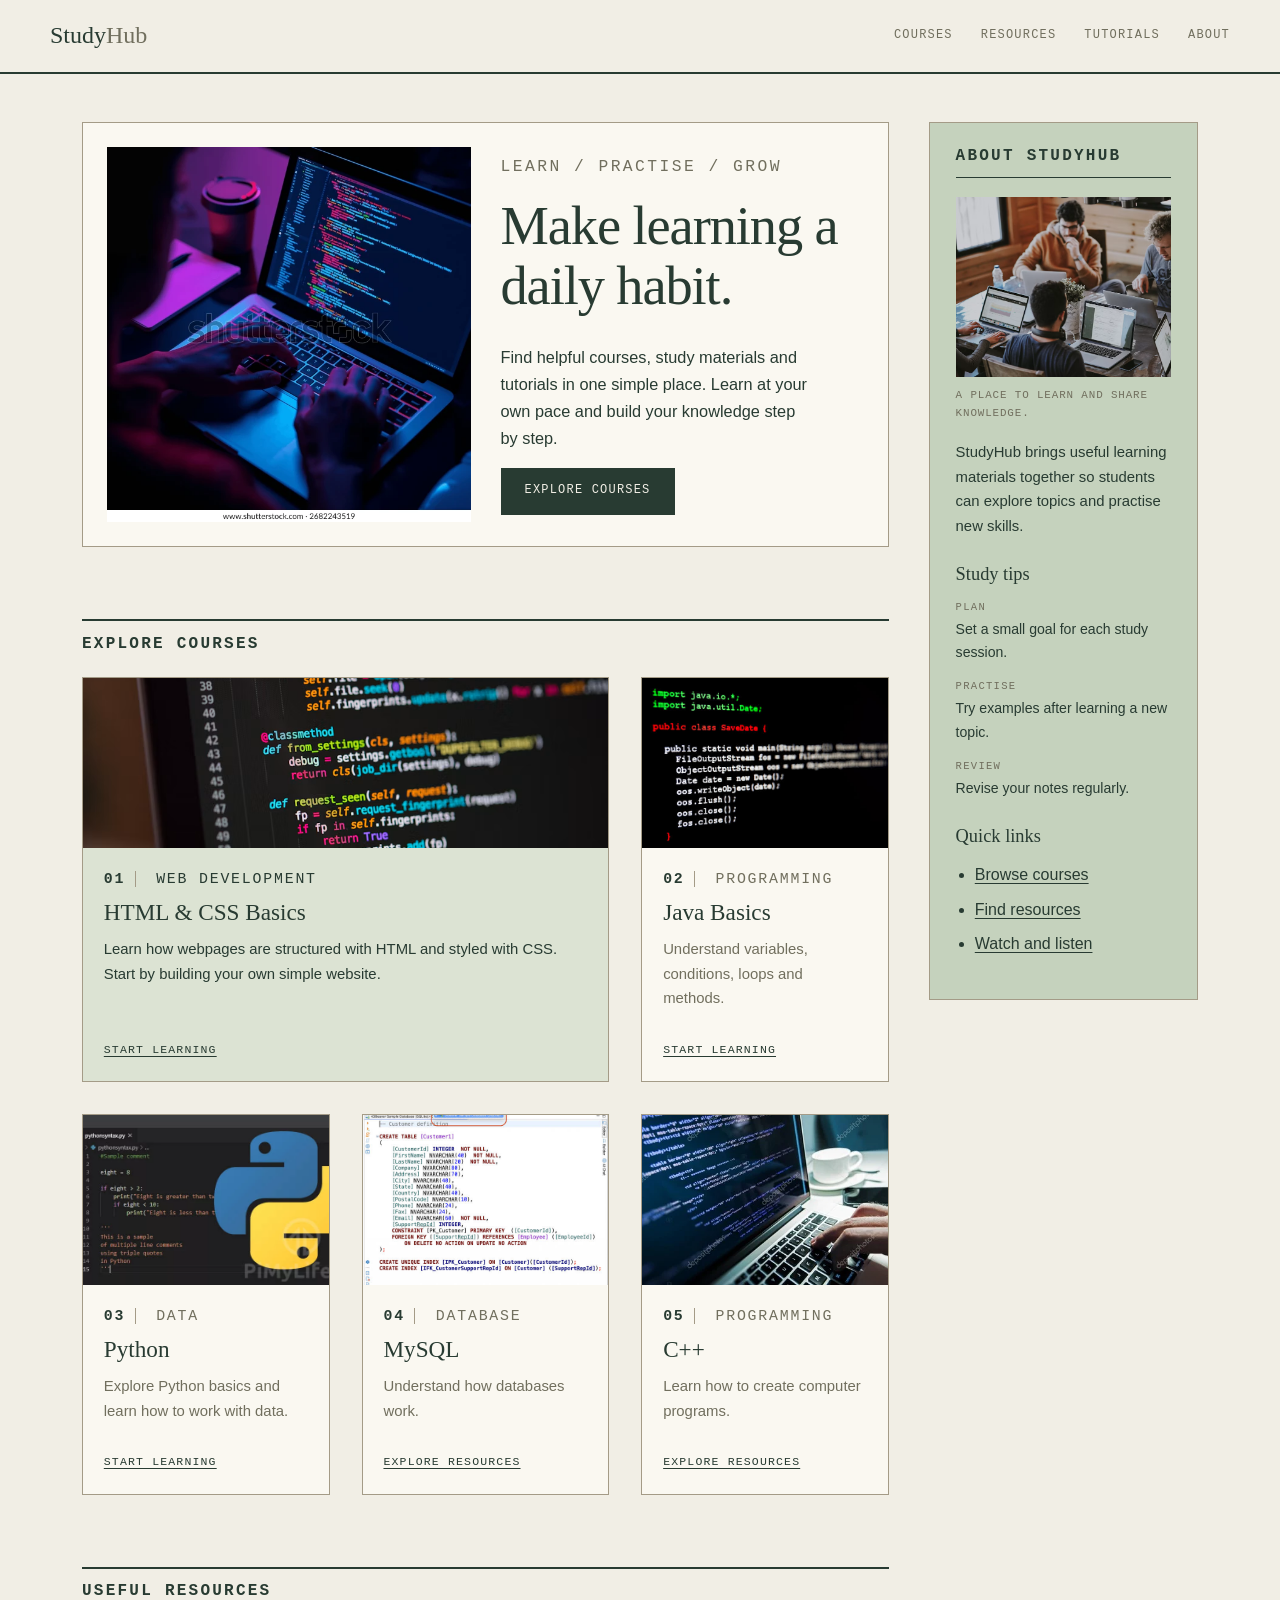
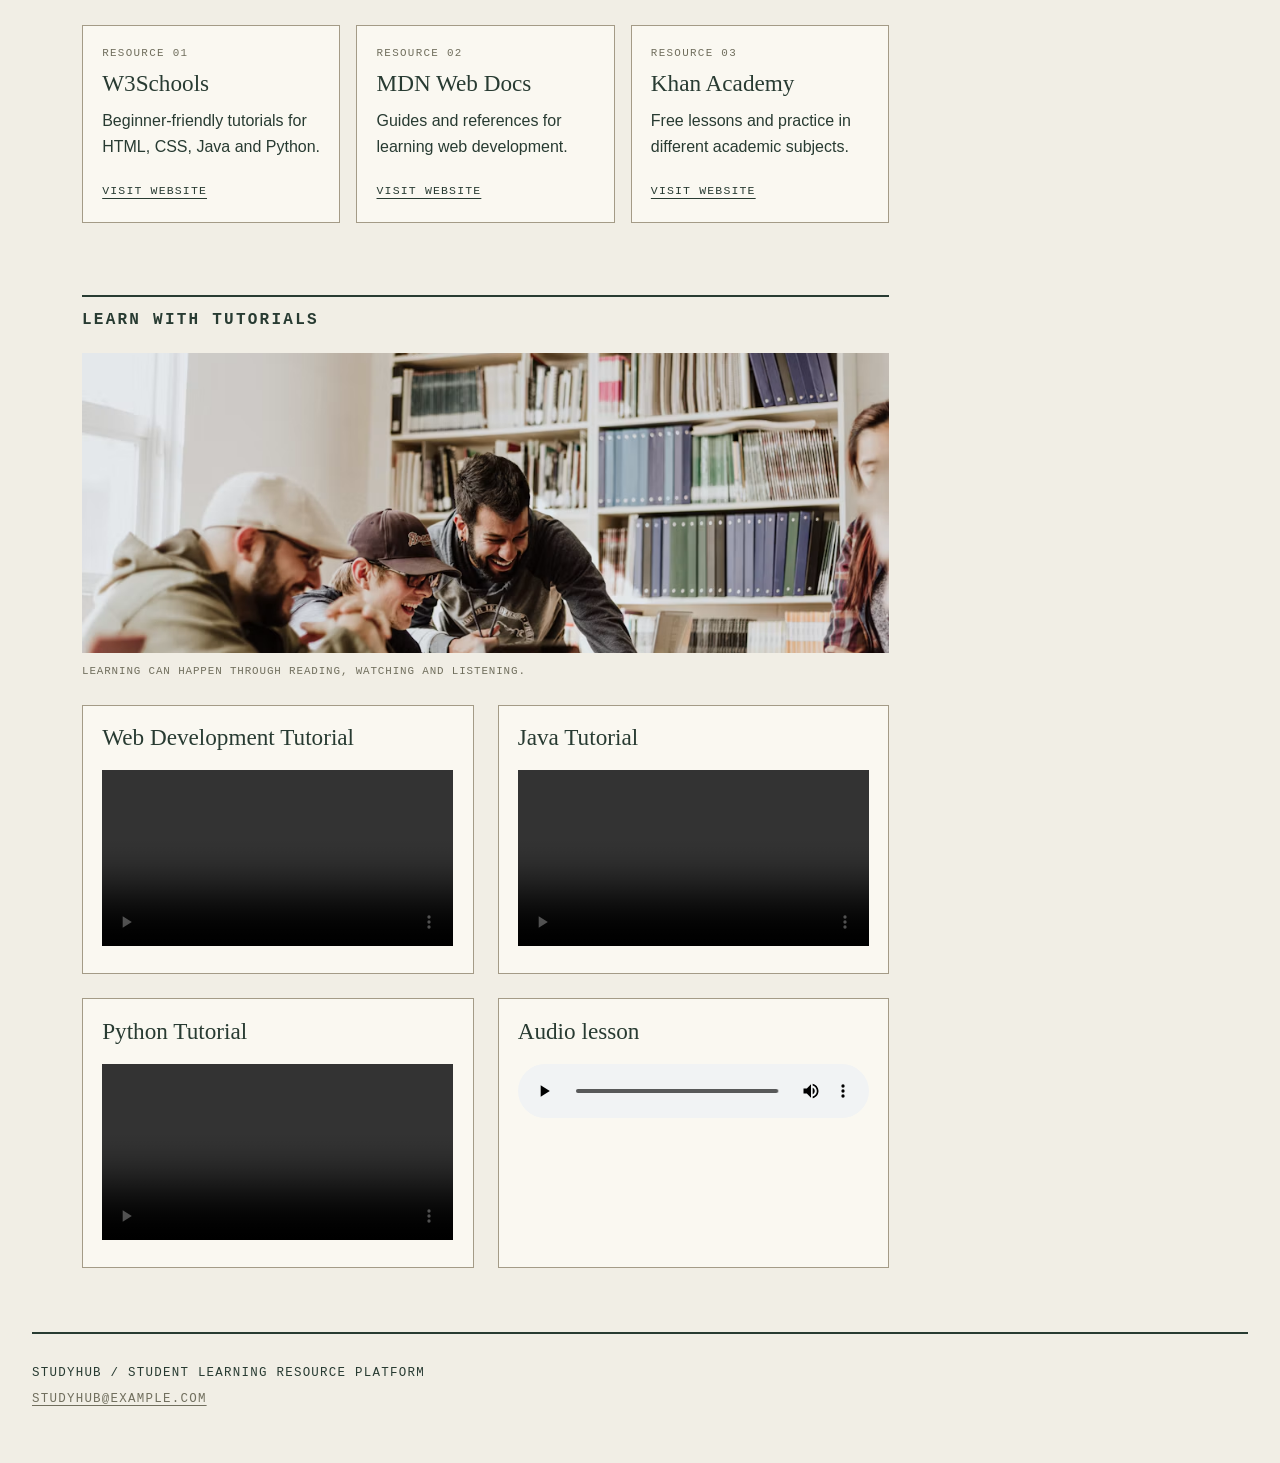
<file: index.html>
<!DOCTYPE html>
<html lang="en">
<head>
    <meta charset="UTF-8">
    <meta name="viewport" content="width=device-width, initial-scale=1.0">
    <title>StudyHub | Student Learning Resource Platform</title>
    <link rel="stylesheet" href="style.css">
</head>
<body>
    <header class="site-header">
        <nav>
            <a href="#" class="logo">Study<span>Hub</span></a>

            <ul class="nav-links">
                <li><a href="#courses">Courses</a></li>
                <li><a href="#resources">Resources</a></li>
                <li><a href="#tutorial">Tutorials</a></li>
                <li><a href="#about">About</a></li>
            </ul>
        </nav>
    </header>

    <main>
        <div class="content">
            <section class="hero">
                <img src="images/laptop.jpg" alt="Student studying with a laptop">
                <div class="hero-text">
                    <p class="eyebrow">Learn / Practise / Grow</p>
                    <h1>Make learning a daily habit.</h1>
                    <p>
                        Find helpful courses, study materials and tutorials
                        in one simple place. Learn at your own pace and
                        build your knowledge step by step.
                    </p>
                    <a href="#courses" class="button">Explore courses</a>
                </div>
            </section>
            <section class="gallery-section" id="courses">
                <h2>Explore courses</h2>
                <div class="gallery">
                    <article class="card feature">
                        <img
                            src="images/htmlcode.jpg" alt="Code displayed on a computer screen">
                        <div class="card-body">
                            <p class="card-meta"><span>01</span> Web development</p>
                            <h3>HTML & CSS Basics</h3>
                            <p>
                                Learn how webpages are structured with HTML
                                and styled with CSS. Start by building your
                                own simple website.
                            </p>
                            <a href="https://www.w3schools.com/html/" class="card-link">Start learning</a>
                        </div>
                    </article>

                    <article class="card">
                        <img
                            src="images/java.jpg" alt="Java code on laptop">
                        <div class="card-body">
                            <p class="card-meta"><span>02</span> Programming</p>
                            <h3>Java Basics</h3>
                            <p>Understand variables, conditions, loops and methods.</p>
                            <a href="https://www.w3schools.com/java/" class="card-link">Start learning</a>
                        </div>
                    </article>

                    <article class="card">
                        <img
                            src="images/python.jpg"
                            alt="Charts and data displayed on a screen">
                        <div class="card-body">
                            <p class="card-meta"><span>03</span> Data</p>
                            <h3>Python</h3>
                            <p>Explore Python basics and learn how to work with data.</p>
                            <a href="https://www.w3schools.com/python/" class="card-link">Start learning</a>
                        </div>
                    </article>

                    <article class="card">
                        <img
                            src="images/mysql.jpg"
                            alt="Laptop used for database.">
                        <div class="card-body">
                            <p class="card-meta"><span>04</span> Database</p>
                            <h3>MySQL</h3>
                            <p>Understand how databases work.</p>
                            <a href="https://www.w3schools.com/mysql/" class="card-link">Explore resources</a>
                        </div>
                    </article>

                    <article class="card">
                        <img
                            src="images/c++.jpg"
                            alt="Laptop used for C++">
                        <div class="card-body">
                            <p class="card-meta"><span>05</span> Programming</p>
                            <h3>C++</h3>
                            <p>Learn how to create computer programs.</p>
                            <a href="https://www.w3schools.com/cpp/" class="card-link">Explore resources</a>
                        </div>
                    </article>
                </div>
            </section>
            <section class="resources-section" id="resources">
                <h2>Useful resources</h2>
                <div class="resource-list">
                    <article>
                        <p class="card-meta">Resource 01</p>
                        <h3>W3Schools</h3>
                        <p>Beginner-friendly tutorials for HTML, CSS, Java and Python.</p>
                        <a href="https://www.w3schools.com/" class="card-link">Visit website</a>
                    </article>

                    <article>
                        <p class="card-meta">Resource 02</p>
                        <h3>MDN Web Docs</h3>
                        <p>Guides and references for learning web development.</p>
                        <a href="https://developer.mozilla.org/" class="card-link">Visit website</a>
                    </article>

                    <article>
                        <p class="card-meta">Resource 03</p>
                        <h3>Khan Academy</h3>
                        <p>Free lessons and practice in different academic subjects.</p>
                        <a href="https://www.khanacademy.org/" class="card-link">Visit website</a>
                    </article>
                </div>
            </section>

            <section class="media-section" id="tutorial">
                <h2>Learn with tutorials</h2>

                <figure class="media-figure">
                    <img
                        src="images/students.jpg" alt="Students learning together at a table">
                    <figcaption>Learning can happen through reading, watching and listening.</figcaption>
                </figure>

                <div class="media-grid">
                    <article>
                        <h3>Web Development Tutorial</h3>
                        <video controls>
                            <source src="videos/WebTutorial.mp4" type="video/mp4">
                            Your browser does not support the video element.
                        </video>
                    </article>
                    <article>
                        <h3> Java Tutorial</h3>
                        <video controls>
                            <source src="videos/JavaTutorial.mp4" type="video/mp4">
                            Your browser does not support the video element.
                        </video>
                    </article>
                    <article>
                        <h3> Python Tutorial</h3>
                        <video controls>
                            <source src="videos/PythonTutorial.mp4" type="video/mp4">
                            Your browser does not support the video element.
                        </video>
                    </article>
                    
                    <article>
                        <h3>Audio lesson</h3>
                        <audio controls>
                            <source src="audio/keyboard.mp3" type="audio/mpeg">
                            Your browser does not support the audio element.
                        </audio>
                    </article>

                </div>
            </section>
        </div>

        <!-- SIDEBAR -->
        <aside id="about">
            <h2>About StudyHub</h2>

            <figure>
                <img
                    src="images/learning.jpg" alt="Students working together">
                <figcaption>A place to learn and share knowledge.</figcaption>
            </figure>

            <p>
                StudyHub brings useful learning materials together
                so students can explore topics and practise new skills.
            </p>

            <h3>Study tips</h3>
            <dl class="meta-list">
                <dt>Plan</dt>
                <dd>Set a small goal for each study session.</dd>

                <dt>Practise</dt>
                <dd>Try examples after learning a new topic.</dd>

                <dt>Review</dt>
                <dd>Revise your notes regularly.</dd>
            </dl>

            <h3>Quick links</h3>
            <ul class="quick-links">
                <li><a href="#courses">Browse courses</a></li>
                <li><a href="#resources">Find resources</a></li>
                <li><a href="#tutorial">Watch and listen</a></li>
            </ul>
        </aside>
    </main>

    <!-- FOOTER -->
    <footer id="contact">
        <p>StudyHub / Student Learning Resource Platform</p>
        <p class="footer-mail"><a href="mailto:studyhub@example.com">studyhub@example.com</a></p>
    </footer>

</body>
</html>
</file>
<file: style.css>
:root {
    --ink: #283B32;
    --stone: #A49B87;
    --stone-text: #716F5E;
    --ground: #F1EEE5;
    --surface: #FAF8F1;
    --periwinkle: #C5D2BD;
    --lavender: #DCE3D3;

    --serif: Georgia, "Times New Roman", serif;
    --mono: Consolas, monospace;
    --sans: Arial, Helvetica, sans-serif;
}
* {
    box-sizing: border-box;
}
body {
    margin: 0;
    padding: 0;
    font-family: var(--sans);
    font-size: 16px;
    line-height: 1.65;
    color: var(--ink);
    background: var(--ground);
}
img {
    max-width: 100%;
    display: block;
}
h1, h2, h3 {
    font-family: var(--serif);
    font-weight: 400;
    line-height: 1.1;
    margin: 0 0 0.5em;
}
h1 {
    font-size: 3.4rem;
    letter-spacing: -0.02em;
}
h2 {
    font-family: var(--mono);
    font-size: 1rem;
    text-transform: uppercase;
    letter-spacing: 0.14em;
    font-weight: 600;
}
h3 {
    font-size: 1.45rem;
}
p {
    margin: 0 0 1em;
}
a {
    color: var(--ink);
    text-underline-offset: 3px;
}
.site-header {
    border-bottom: 2px solid var(--ink);
    padding: 0 2rem;
}
nav {
    display: flex;
    justify-content: space-between;
    align-items: center;
    gap: 1.5rem;
    max-width: 1180px;
    margin: 0 auto;
}

.logo {
    font-family: var(--serif);
    font-size: 1.5rem;
    text-decoration: none;
    padding: 1rem 0;
}
.logo span {
    color: var(--stone-text);
}
.nav-links {
    list-style: none;
    padding: 0;
    margin: 0;
    display: flex;
    align-items: center;
    gap: 1.75rem;
}
.nav-links a {
    font-family: var(--mono);
    font-size: 0.75rem;
    text-transform: uppercase;
    letter-spacing: 0.1em;
    text-decoration: none;
    color: var(--stone-text);
    padding: 1rem 0;
    display: inline-block;
}

.nav-links a:hover {
    color: var(--ink);
    text-decoration: underline;
}
main {
    display: grid;
    grid-template-columns: 3fr 1fr;
    gap: 2.5rem;
    padding: 3rem 2rem;
    max-width: 1180px;
    margin: 0 auto;
}
.hero {
    display: flex;
    align-items: center;
    gap: 30px;
    background: var(--surface);
    border: 1px solid var(--stone);
    padding: 1.5rem;
}
.hero img {
    flex: 1;
    min-width: 0;
    width: 50%;
    min-height: 300px;
    object-fit: cover;
}
.hero-text {
    flex: 1;
    min-width: 0;
}
.eyebrow {
    font-family: var(--mono);
    text-transform: uppercase;
    letter-spacing: 0.15em;
    font-size: 0.72rem;
    color: var(--stone-text);
    margin-bottom: 1rem;
}
.hero-text p {
    max-width: 34ch;
    font-size: 1.02rem;
}
.button {
    display: inline-block;
    background: var(--ink);
    color: var(--ground);
    font-family: var(--mono);
    font-size: 0.75rem;
    text-transform: uppercase;
    letter-spacing: 0.1em;
    text-decoration: none;
    padding: 0.85rem 1.5rem;
}
.button:hover {
    background: var(--stone-text);
}
.gallery-section,
.resources-section,
.media-section {
    margin-top: 4.5rem;
}
.gallery-section h2,
.resources-section h2,
.media-section h2 {
    border-top: 2px solid var(--ink);
    padding-top: 0.9rem;
    margin-bottom: 1.5rem;
}
.gallery {
    display: grid;
    grid-template-columns: repeat(3, 1fr);
    gap: 2rem;
}
.card {
    background: var(--surface);
    border: 1px solid var(--stone);
    display: flex;
    flex-direction: column;
}
.card img {
    height: 170px;
    object-fit: cover;
    width: 100%;
}

.card-body {
    padding: 1.2rem 1.3rem 1.4rem;
    display: flex;
    flex-direction: column;
    flex-grow: 1;
}

.card-body p {
    color: var(--stone-text);
    font-size: 0.93rem;
}

.card-meta {
    font-family: var(--mono);
    font-size: 0.68rem;
    text-transform: uppercase;
    letter-spacing: 0.12em;
    color: var(--stone-text);
    margin-bottom: 0.5rem;
}

.card-meta span {
    color: var(--ink);
    font-weight: 600;
    border-right: 1px solid var(--stone);
    padding-right: 0.6rem;
    margin-right: 0.6rem;
}
.card-link {
    margin-top: auto;
    font-family: var(--mono);
    font-size: 0.72rem;
    text-transform: uppercase;
    letter-spacing: 0.1em;
    padding-top: 0.9rem;
}
.feature {
    background: var(--lavender);
    grid-column: span 2;
}
.feature .card-body p,
.feature .card-meta {
    color: var(--ink);
}
.resource-list {
    display: grid;
    grid-template-columns: repeat(3, 1fr);
    gap: 1rem;
}
.resource-list article {
    background: var(--surface);
    border: 1px solid var(--stone);
    padding: 1.2rem;
}
.media-figure {
    margin: 0 0 1.5rem;
}

.media-figure img {
    width: 100%;
    max-height: 300px;
    object-fit: cover;
}

figcaption {
    font-family: var(--mono);
    font-size: 0.68rem;
    text-transform: uppercase;
    letter-spacing: 0.08em;
    color: var(--stone-text);
    margin-top: 0.6rem;
}

.media-grid {
    display: grid;
    grid-template-columns: 1fr 1fr;
    gap: 1.5rem;
}

.media-grid article {
    background: var(--surface);
    border: 1px solid var(--stone);
    padding: 1.2rem;
}

video {
    width: 100%;
    margin-top: 0.5rem;
}

audio {
    width: 100%;
    margin-top: 0.5rem;
}

aside {
    background: var(--periwinkle);
    border: 1px solid var(--stone);
    padding: 1.6rem;
    align-self: start;
}

aside h2 {
    border-bottom: 1px solid var(--ink);
    padding-bottom: 0.7rem;
    margin-bottom: 1.2rem;
}

aside figure {
    margin: 0 0 1.1rem;
}

aside figure img {
    width: 100%;
    max-height: 180px;
    object-fit: cover;
}

aside p {
    font-size: 0.93rem;
}

aside h3 {
    font-size: 1.15rem;
    margin-top: 1.6rem;
}

.meta-list {
    margin: 0;
    font-size: 0.88rem;
}

.meta-list dt {
    font-family: var(--mono);
    font-size: 0.66rem;
    text-transform: uppercase;
    letter-spacing: 0.12em;
    color: var(--stone-text);
    margin-top: 0.9rem;
}

.meta-list dd {
    margin: 0.1rem 0 0;
}

.quick-links {
    padding-left: 1.2rem;
}

.quick-links li {
    margin-bottom: 0.5rem;
}
footer {
    border-top: 2px solid var(--ink);
    margin: 1rem 2rem 0;
    padding: 1.8rem 0 3rem;
    font-family: var(--mono);
    font-size: 0.78rem;
    text-transform: uppercase;
    letter-spacing: 0.1em;
}
footer p {
    margin: 0 0 0.35rem;
}

.footer-mail a {
    color: var(--stone-text);
}

footer small {
    display: block;
    margin-top: 1.4rem;
    text-transform: none;
    letter-spacing: 0;
    font-family: var(--sans);
    color: var(--stone-text);
}
@media (max-width: 768px) {
    main {
        grid-template-columns: 1fr;
    }

    .gallery {
        grid-template-columns: repeat(2, 1fr);
    }

    .feature {
        grid-column: span 2;
    }

    .resource-list {
        grid-template-columns: repeat(2, 1fr);
    }
}
@media (max-width: 480px) {
    .site-header {
        padding: 0 1rem;
    }

    nav {
        flex-direction: column;
        gap: 0.5rem;
        padding-bottom: 0.75rem;
    }

    .nav-links {
        flex-wrap: wrap;
        justify-content: center;
        gap: 0.8rem 1rem;
    }

    main {
        padding: 1.5rem 1rem;
    }

    .hero {
        flex-direction: column;
        align-items: stretch;
    }

    .hero img {
        width: 100%;
        min-height: 200px;
    }

    h1 {
        font-size: 2rem;
    }
    .gallery,
    .resource-list,
    .media-grid {
        grid-template-columns: 1fr;
    }

    .feature {
        grid-column: span 1;
    }

    footer {
        margin: 1rem 1rem 0;
    }
}
</file>
